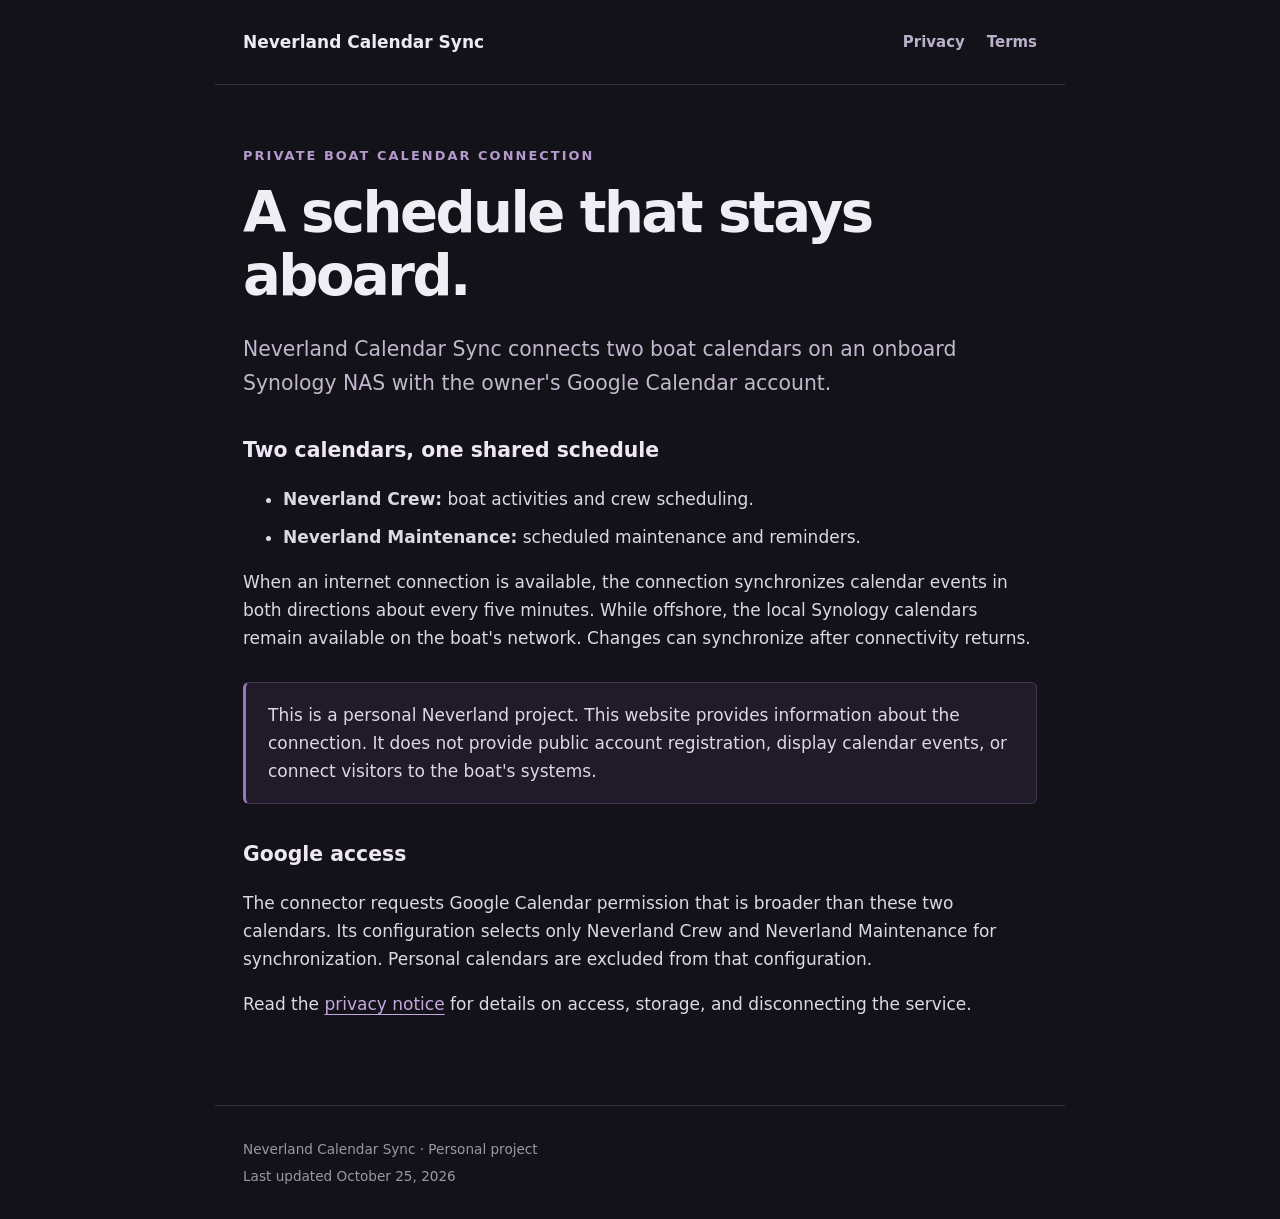
<file: index.html>
<!doctype html><html lang="en"><head><meta charset="utf-8"><meta name="viewport" content="width=device-width,initial-scale=1"><title>Neverland Calendar Sync</title><link rel="stylesheet" href="style.css"><meta name="google-site-verification" content="y4a3C2A-1IZh9SXfbbanOusUjAZ0WR34CKtQvEjxjD8" /></head><body><header><a href="index.html">Neverland Calendar Sync</a><nav aria-label="Information"><a href="privacy.html">Privacy</a><a href="terms.html">Terms</a></nav></header><main><div class="eyebrow">Private boat calendar connection</div><h1>A schedule that stays aboard.</h1><p class="lead">Neverland Calendar Sync connects two boat calendars on an onboard Synology NAS with the owner's Google Calendar account.</p><h2>Two calendars, one shared schedule</h2><ul><li><strong>Neverland Crew:</strong> boat activities and crew scheduling.</li><li><strong>Neverland Maintenance:</strong> scheduled maintenance and reminders.</li></ul><p>When an internet connection is available, the connection synchronizes calendar events in both directions about every five minutes. While offshore, the local Synology calendars remain available on the boat's network. Changes can synchronize after connectivity returns.</p><div class="note">This is a personal Neverland project. This website provides information about the connection. It does not provide public account registration, display calendar events, or connect visitors to the boat's systems.</div><h2>Google access</h2><p>The connector requests Google Calendar permission that is broader than these two calendars. Its configuration selects only Neverland Crew and Neverland Maintenance for synchronization. Personal calendars are excluded from that configuration.</p><p>Read the <a href="privacy.html">privacy notice</a> for details on access, storage, and disconnecting the service.</p></main><footer><p>Neverland Calendar Sync · Personal project</p><p>Last updated October 25, 2026</p></footer></body></html>
</file>
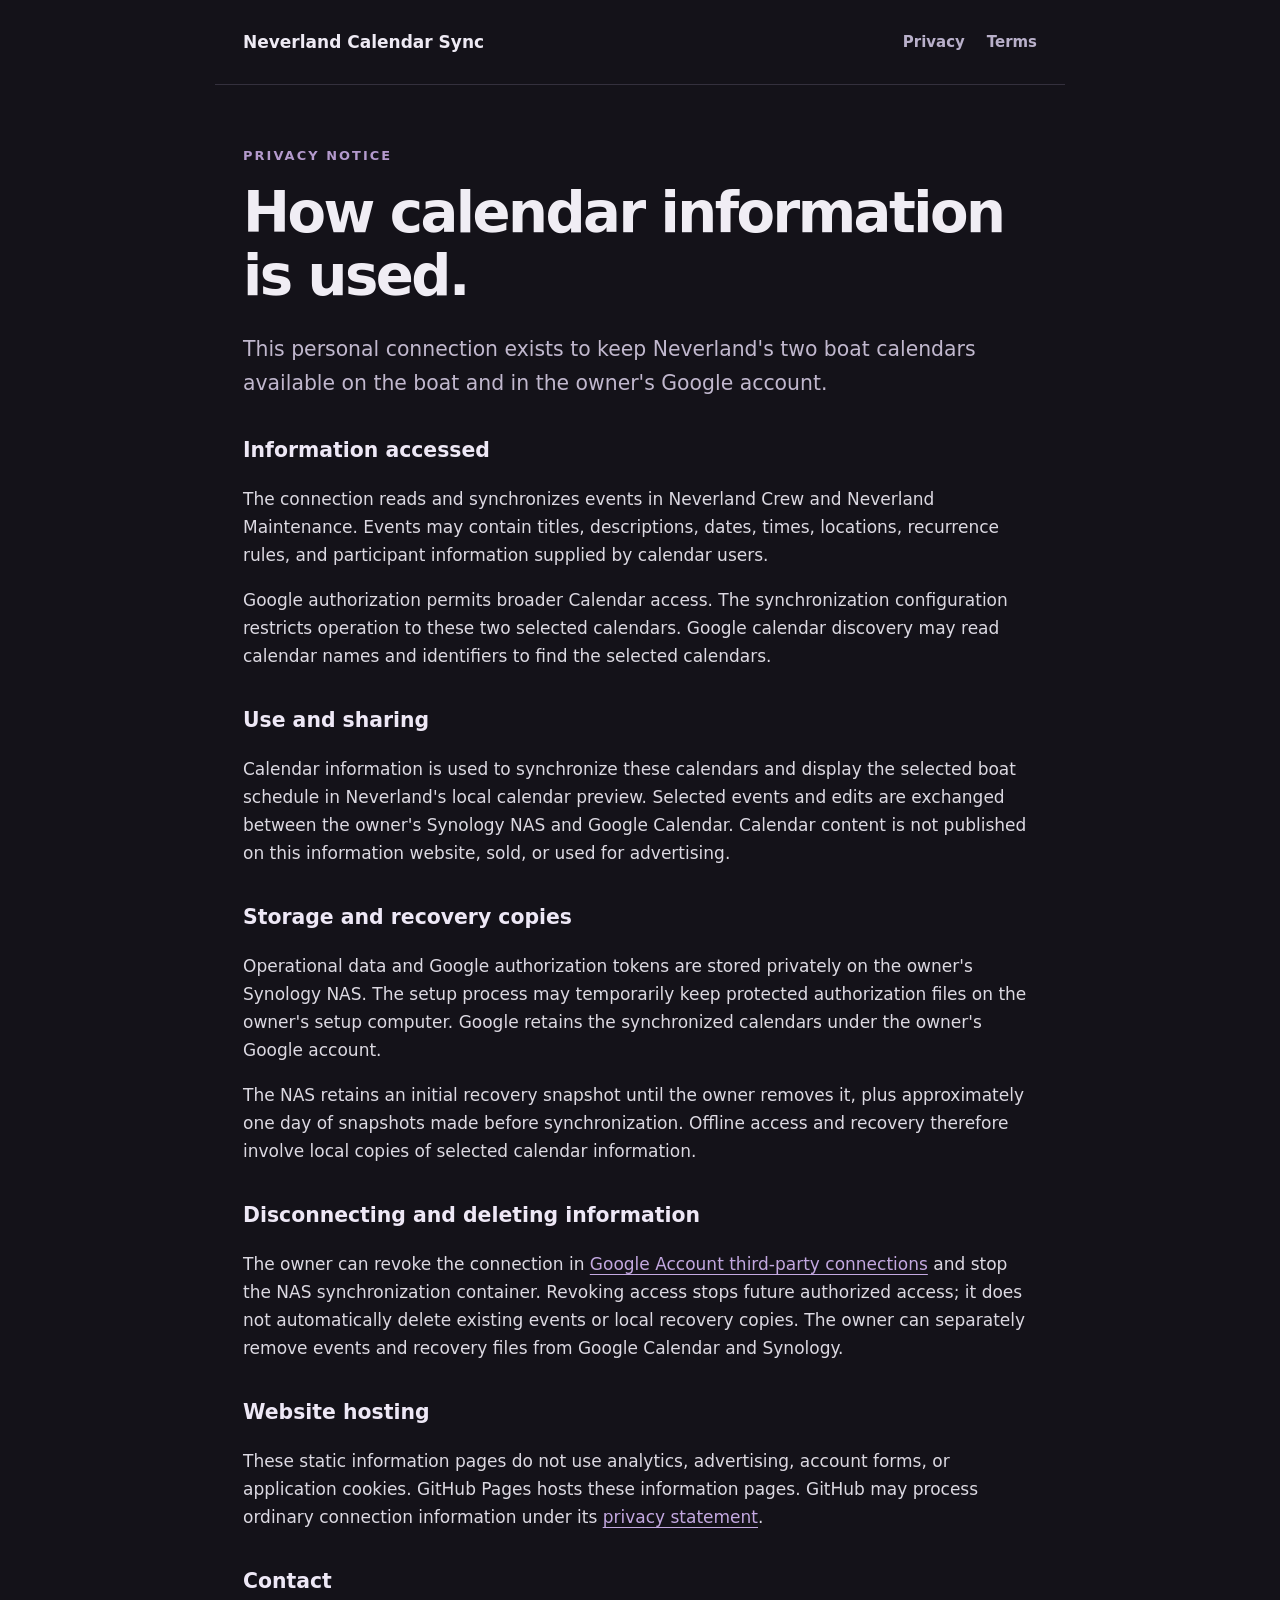
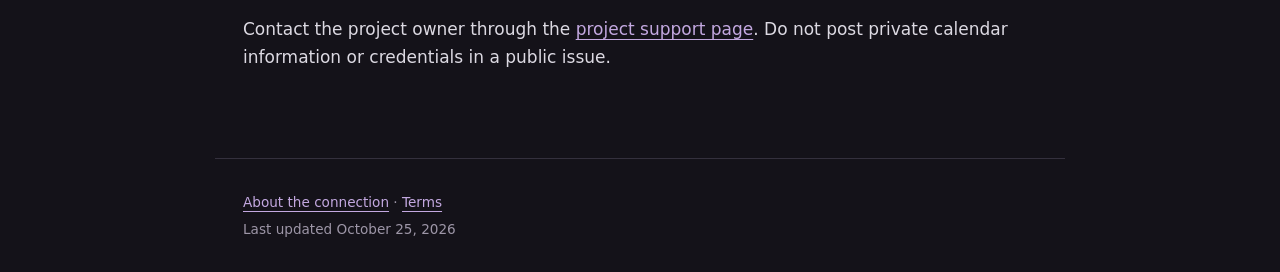
<file: privacy.html>
<!doctype html><html lang="en"><head><meta charset="utf-8"><meta name="viewport" content="width=device-width,initial-scale=1"><title>Privacy · Neverland Calendar Sync</title><link rel="stylesheet" href="style.css"></head><body><header><a href="index.html">Neverland Calendar Sync</a><nav aria-label="Information"><a href="privacy.html" aria-current="page">Privacy</a><a href="terms.html">Terms</a></nav></header><main><div class="eyebrow">Privacy notice</div><h1>How calendar information is used.</h1><p class="lead">This personal connection exists to keep Neverland's two boat calendars available on the boat and in the owner's Google account.</p><h2>Information accessed</h2><p>The connection reads and synchronizes events in Neverland Crew and Neverland Maintenance. Events may contain titles, descriptions, dates, times, locations, recurrence rules, and participant information supplied by calendar users.</p><p>Google authorization permits broader Calendar access. The synchronization configuration restricts operation to these two selected calendars. Google calendar discovery may read calendar names and identifiers to find the selected calendars.</p><h2>Use and sharing</h2><p>Calendar information is used to synchronize these calendars and display the selected boat schedule in Neverland's local calendar preview. Selected events and edits are exchanged between the owner's Synology NAS and Google Calendar. Calendar content is not published on this information website, sold, or used for advertising.</p><h2>Storage and recovery copies</h2><p>Operational data and Google authorization tokens are stored privately on the owner's Synology NAS. The setup process may temporarily keep protected authorization files on the owner's setup computer. Google retains the synchronized calendars under the owner's Google account.</p><p>The NAS retains an initial recovery snapshot until the owner removes it, plus approximately one day of snapshots made before synchronization. Offline access and recovery therefore involve local copies of selected calendar information.</p><h2>Disconnecting and deleting information</h2><p>The owner can revoke the connection in <a href="https://myaccount.google.com/connections">Google Account third-party connections</a> and stop the NAS synchronization container. Revoking access stops future authorized access; it does not automatically delete existing events or local recovery copies. The owner can separately remove events and recovery files from Google Calendar and Synology.</p><h2>Website hosting</h2><p>These static information pages do not use analytics, advertising, account forms, or application cookies. GitHub Pages hosts these information pages. GitHub may process ordinary connection information under its <a href="https://docs.github.com/en/site-policy/privacy-policies/github-general-privacy-statement">privacy statement</a>.</p><h2>Contact</h2><p>Contact the project owner through the <a href="https://github.com/TomGaines/neverland-calendar-sync/issues">project support page</a>. Do not post private calendar information or credentials in a public issue.</p></main><footer><p><a href="index.html">About the connection</a> · <a href="terms.html">Terms</a></p><p>Last updated October 25, 2026</p></footer></body></html>
</file>
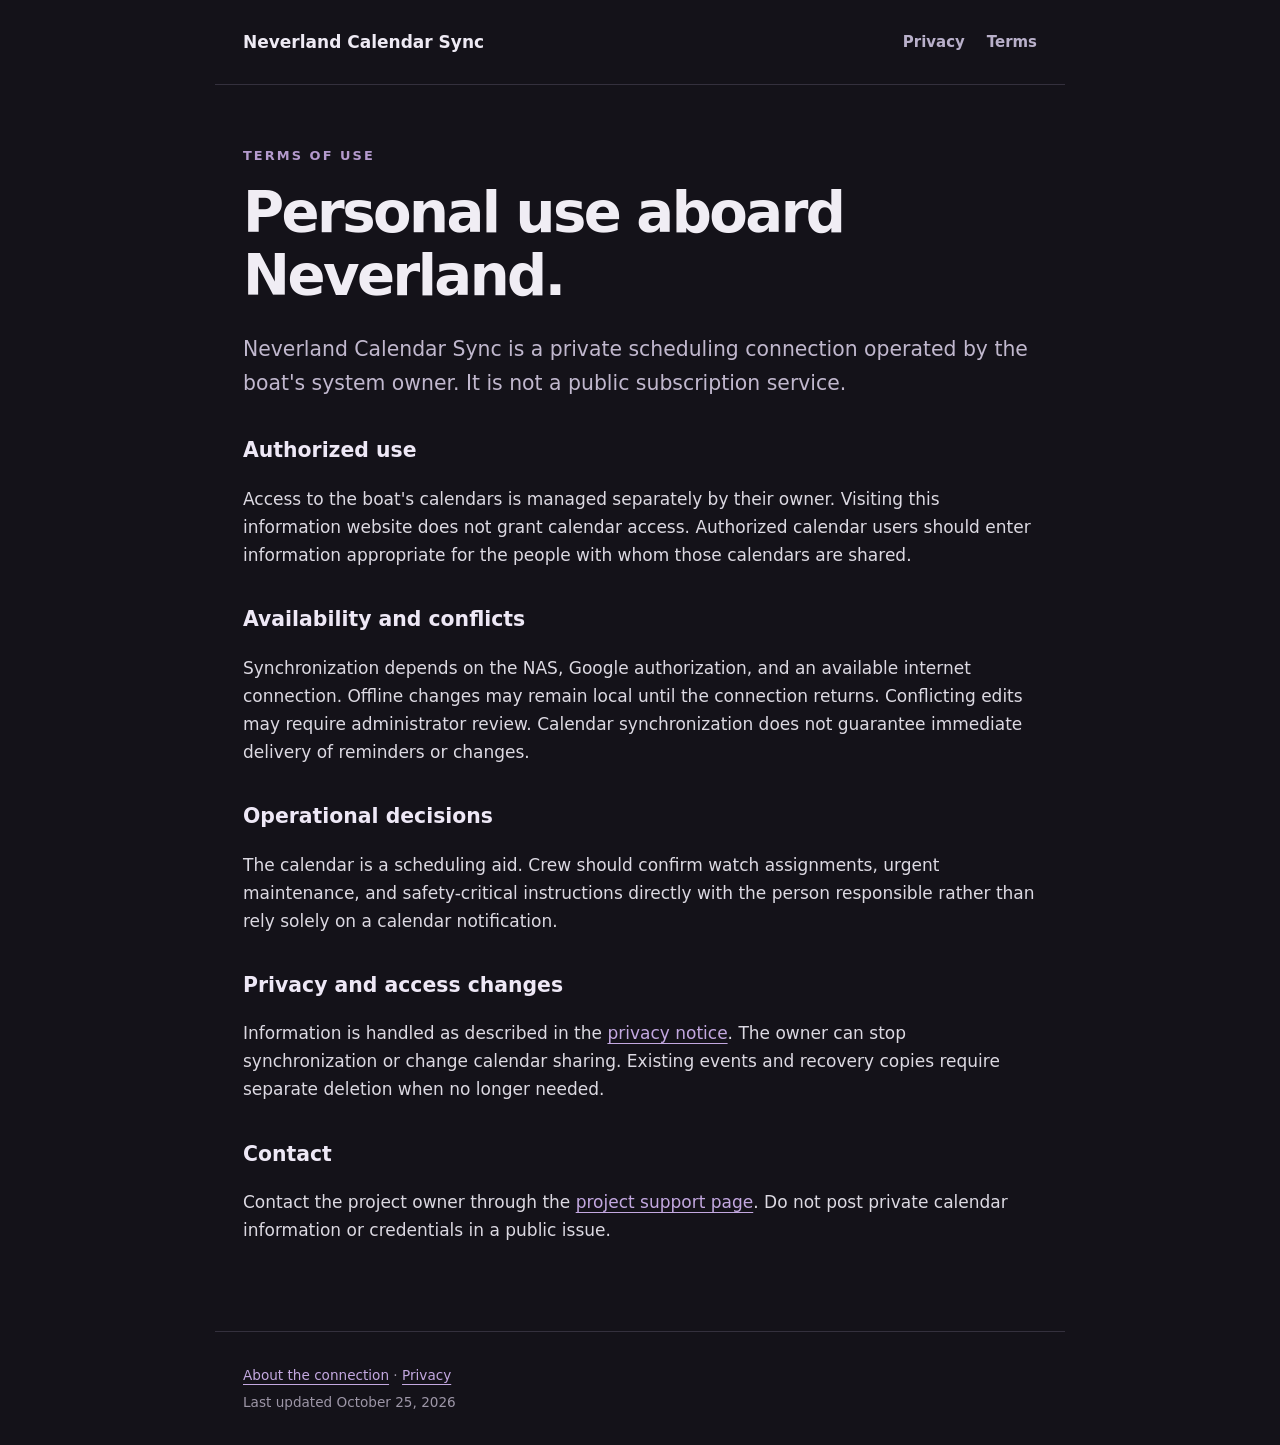
<file: terms.html>
<!doctype html><html lang="en"><head><meta charset="utf-8"><meta name="viewport" content="width=device-width,initial-scale=1"><title>Terms · Neverland Calendar Sync</title><link rel="stylesheet" href="style.css"></head><body><header><a href="index.html">Neverland Calendar Sync</a><nav aria-label="Information"><a href="privacy.html">Privacy</a><a href="terms.html" aria-current="page">Terms</a></nav></header><main><div class="eyebrow">Terms of use</div><h1>Personal use aboard Neverland.</h1><p class="lead">Neverland Calendar Sync is a private scheduling connection operated by the boat's system owner. It is not a public subscription service.</p><h2>Authorized use</h2><p>Access to the boat's calendars is managed separately by their owner. Visiting this information website does not grant calendar access. Authorized calendar users should enter information appropriate for the people with whom those calendars are shared.</p><h2>Availability and conflicts</h2><p>Synchronization depends on the NAS, Google authorization, and an available internet connection. Offline changes may remain local until the connection returns. Conflicting edits may require administrator review. Calendar synchronization does not guarantee immediate delivery of reminders or changes.</p><h2>Operational decisions</h2><p>The calendar is a scheduling aid. Crew should confirm watch assignments, urgent maintenance, and safety-critical instructions directly with the person responsible rather than rely solely on a calendar notification.</p><h2>Privacy and access changes</h2><p>Information is handled as described in the <a href="privacy.html">privacy notice</a>. The owner can stop synchronization or change calendar sharing. Existing events and recovery copies require separate deletion when no longer needed.</p><h2>Contact</h2><p>Contact the project owner through the <a href="https://github.com/TomGaines/neverland-calendar-sync/issues">project support page</a>. Do not post private calendar information or credentials in a public issue.</p></main><footer><p><a href="index.html">About the connection</a> · <a href="privacy.html">Privacy</a></p><p>Last updated October 25, 2026</p></footer></body></html>
</file>
<file: style.css>
:root{color-scheme:dark;font:17px/1.65 system-ui,sans-serif;color:#dcd9e2;background:#141219}*{box-sizing:border-box}body{margin:0}header,main,footer{max-width:850px;margin:auto;padding:28px}header{display:flex;align-items:center;justify-content:space-between;gap:24px;border-bottom:1px solid #34303d}header a{color:#eeeaf4;text-decoration:none;font-weight:650}nav{display:flex;gap:22px;font-size:.88rem}nav a{color:#b9b0ca}main{padding-top:60px;padding-bottom:70px}h1{font-size:clamp(2.1rem,5vw,3.3rem);line-height:1.12;letter-spacing:-.045em;color:#f0edf4;margin:16px 0 25px}h2{font-size:1.2rem;color:#eee8f6;margin-top:34px}.eyebrow{font-size:.76rem;font-weight:700;letter-spacing:.16em;text-transform:uppercase;color:#b49acd}.lead{font-size:1.2rem;color:#c1b8ce}a{color:#c3a8e0;text-underline-offset:4px}.note{padding:18px 22px;border:1px solid #40364e;border-left:3px solid #9c76ba;border-radius:6px;background:#201a29;margin:30px 0}li{margin:10px 0}footer{border-top:1px solid #34303d;color:#9d96a7;font-size:.8rem}footer p{margin:4px 0}@media(max-width:600px){header{align-items:flex-start;flex-direction:column;gap:14px}main{padding-top:35px}}
</file>
